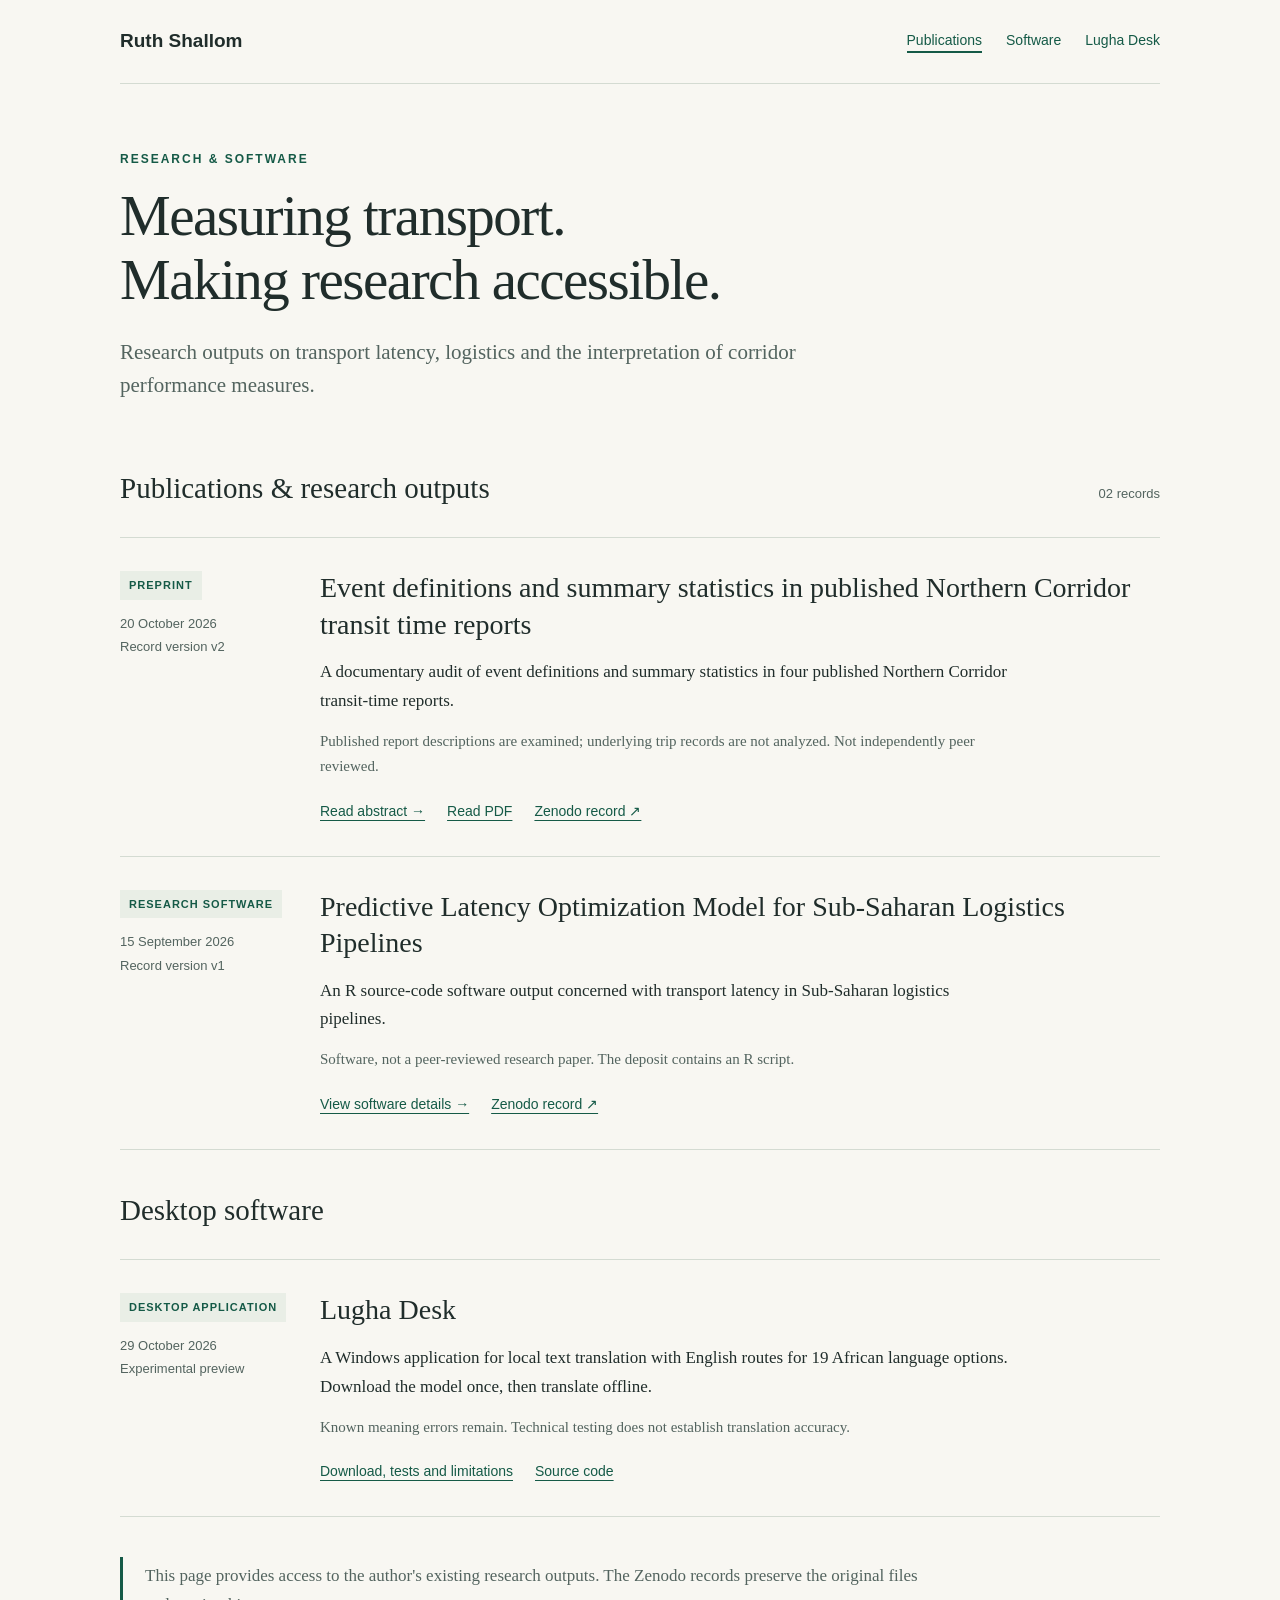
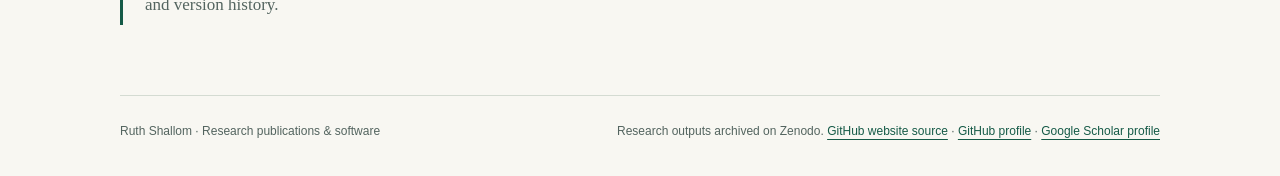
<file: index.html>
<!doctype html>
<html lang="en"><head><meta charset="utf-8"><meta name="viewport" content="width=device-width, initial-scale=1">
<title>Ruth Shallom — Research Publications and Software</title><meta name="description" content="Research publications and software by Ruth Shallom, including a Northern Corridor transit-time preprint, searchable PDF and Zenodo DOI links.">
<link rel="stylesheet" href="/style.css">
<link rel="canonical" href="https://shallom-ruth.github.io/">
<script type="application/ld+json">{"@context": "https://schema.org", "@type": "CollectionPage", "name": "Ruth Shallom — Research Publications and Software", "url": "https://shallom-ruth.github.io/", "author": {"@type": "Person", "@id": "https://shallom-ruth.github.io/#person", "name": "Ruth Shallom", "url": "https://shallom-ruth.github.io/", "sameAs": ["https://github.com/shallom-ruth"]}, "hasPart": [{"@type":"WebPage","url":"https://shallom-ruth.github.io/lugha-desk.html"}, {"@type": "WebPage", "url": "https://shallom-ruth.github.io/paper.html"}, {"@type": "WebPage", "url": "https://shallom-ruth.github.io/software.html"}]}</script>
</head><body>
<header><a class="name" href="/">Ruth Shallom</a><nav aria-label="Main navigation"><a href="/" aria-current="page">Publications</a><a href="/software.html" >Software</a><a href="/lugha-desk.html">Lugha Desk</a></nav></header>
<main class=""><section class="intro"><div class="eyebrow">Research &amp; software</div><h1>Measuring transport.<br>Making research accessible.</h1><p>Research outputs on transport latency, logistics and the interpretation of corridor performance measures.</p></section>
<div class="section-label"><h2>Publications &amp; research outputs</h2><span>02 records</span></div>
<article class="record"><div><span class="type">Preprint</span><div class="meta">20 October 2026<br>Record version v2</div></div><div><h2><a href="/paper.html">Event definitions and summary statistics in published Northern Corridor transit time reports</a></h2><p>A documentary audit of event definitions and summary statistics in four published Northern Corridor transit-time reports.</p><p class="small">Published report descriptions are examined; underlying trip records are not analyzed. Not independently peer reviewed.</p><div class="record-links"><a href="/paper.html">Read abstract →</a><a href="/northern_corridor_preprint_searchable.pdf">Read PDF</a><a href="https://doi.org/10.5281/zenodo.23492442">Zenodo record ↗</a></div></div></article>
<article class="record"><div><span class="type">Research software</span><div class="meta">15 September 2026<br>Record version v1</div></div><div><h2><a href="/software.html">Predictive Latency Optimization Model for Sub-Saharan Logistics Pipelines</a></h2><p>An R source-code software output concerned with transport latency in Sub-Saharan logistics pipelines.</p><p class="small">Software, not a peer-reviewed research paper. The deposit contains an R script.</p><div class="record-links"><a href="/software.html">View software details →</a><a href="https://doi.org/10.5281/zenodo.22770823">Zenodo record ↗</a></div></div></article>
<section aria-labelledby="desktop-software"><div class="section-label" style="margin-top:42px"><h2 id="desktop-software">Desktop software</h2></div>
<article class="record"><div><span class="type">Desktop application</span><div class="meta">29 October 2026<br>Experimental preview</div></div><div><h2><a href="/lugha-desk.html">Lugha Desk</a></h2><p>A Windows application for local text translation with English routes for 19 African language options. Download the model once, then translate offline.</p><p class="small">Known meaning errors remain. Technical testing does not establish translation accuracy.</p><div class="record-links"><a href="/lugha-desk.html">Download, tests and limitations</a><a href="https://github.com/shallom-ruth/lugha-desk">Source code</a></div></div></article></section><aside class="note">This page provides access to the author's existing research outputs. The Zenodo records preserve the original files and version history.</aside></main><footer><span>Ruth Shallom · Research publications &amp; software</span><span>Research outputs archived on Zenodo. <a href="https://github.com/shallom-ruth/shallom-ruth.github.io">GitHub website source</a> · <a href="https://github.com/shallom-ruth">GitHub profile</a> · <a href="https://scholar.google.com/citations?user=MowurHcAAAAJ&amp;hl=en">Google Scholar profile</a></span></footer></body></html>
</file>
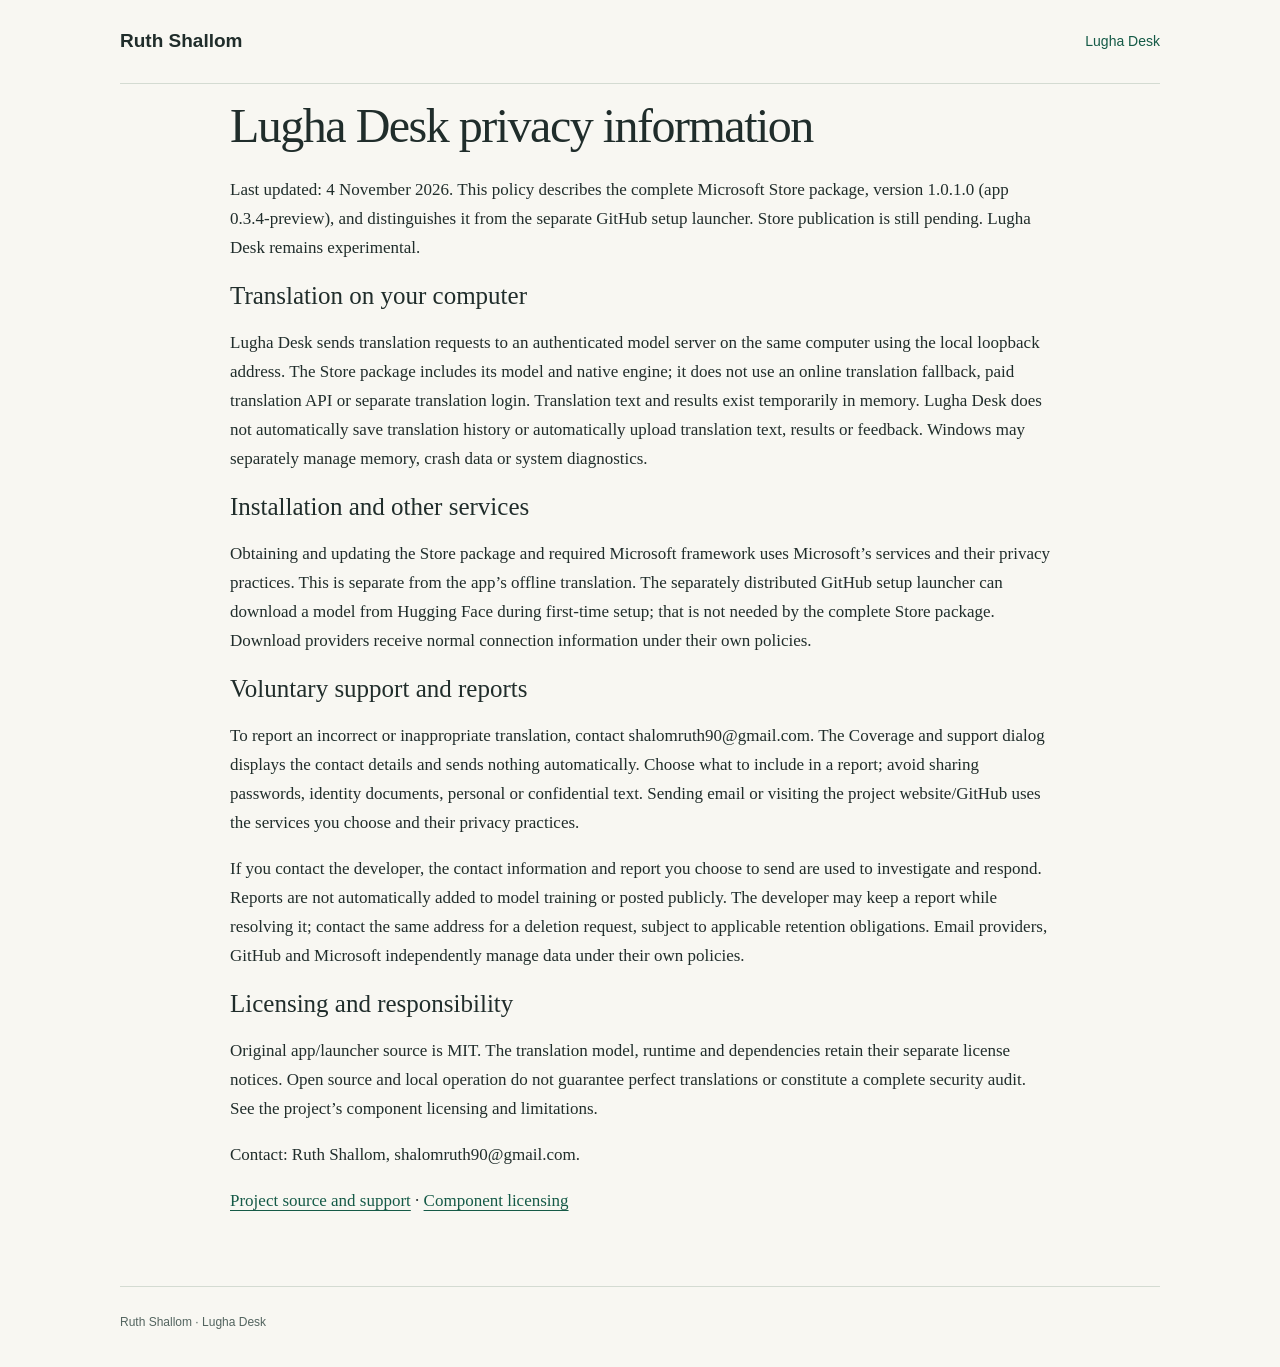
<file: lugha-desk-privacy.html>
<!doctype html>
<html lang="en"><head><meta charset="utf-8"><meta name="viewport" content="width=device-width, initial-scale=1">
<title>Lugha Desk privacy information | Ruth Shallom</title>
<meta name="description" content="Privacy information for the complete offline Lugha Desk Microsoft Store package, local translation and voluntary support reports.">
<link rel="stylesheet" href="https://shallom-ruth.github.io/style.css"><link rel="stylesheet" href="https://shallom-ruth.github.io/lugha-desk.css">
<link rel="canonical" href="https://shallom-ruth.github.io/lugha-desk-privacy.html">
</head><body>
<header><a class="name" href="https://shallom-ruth.github.io/">Ruth Shallom</a><nav aria-label="Main navigation"><a href="https://shallom-ruth.github.io/lugha-desk.html">Lugha Desk</a></nav></header>
<main class="article lugha"><article><h1>Lugha Desk privacy information</h1>
<p>Last updated: 4 November 2026. This policy describes the complete Microsoft Store package, version 1.0.1.0 (app 0.3.4-preview), and distinguishes it from the separate GitHub setup launcher. Store publication is still pending. Lugha Desk remains experimental.</p>
<h2>Translation on your computer</h2>
<p>Lugha Desk sends translation requests to an authenticated model server on the same computer using the local loopback address. The Store package includes its model and native engine; it does not use an online translation fallback, paid translation API or separate translation login. Translation text and results exist temporarily in memory. Lugha Desk does not automatically save translation history or automatically upload translation text, results or feedback. Windows may separately manage memory, crash data or system diagnostics.</p>
<h2>Installation and other services</h2>
<p>Obtaining and updating the Store package and required Microsoft framework uses Microsoft’s services and their privacy practices. This is separate from the app’s offline translation. The separately distributed GitHub setup launcher can download a model from Hugging Face during first-time setup; that is not needed by the complete Store package. Download providers receive normal connection information under their own policies.</p>
<h2>Voluntary support and reports</h2>
<p>To report an incorrect or inappropriate translation, contact shalomruth90@gmail.com. The Coverage and support dialog displays the contact details and sends nothing automatically. Choose what to include in a report; avoid sharing passwords, identity documents, personal or confidential text. Sending email or visiting the project website/GitHub uses the services you choose and their privacy practices.</p>
<p>If you contact the developer, the contact information and report you choose to send are used to investigate and respond. Reports are not automatically added to model training or posted publicly. The developer may keep a report while resolving it; contact the same address for a deletion request, subject to applicable retention obligations. Email providers, GitHub and Microsoft independently manage data under their own policies.</p>
<h2>Licensing and responsibility</h2>
<p>Original app/launcher source is MIT. The translation model, runtime and dependencies retain their separate license notices. Open source and local operation do not guarantee perfect translations or constitute a complete security audit. See the project’s component licensing and limitations.</p>
<p>Contact: Ruth Shallom, shalomruth90@gmail.com.</p>
<p><a href="https://github.com/shallom-ruth/lugha-desk">Project source and support</a> · <a href="https://github.com/shallom-ruth/lugha-desk/blob/main/LICENSING.md">Component licensing</a></p>
</article></main><footer>Ruth Shallom · Lugha Desk</footer></body></html>
</file>
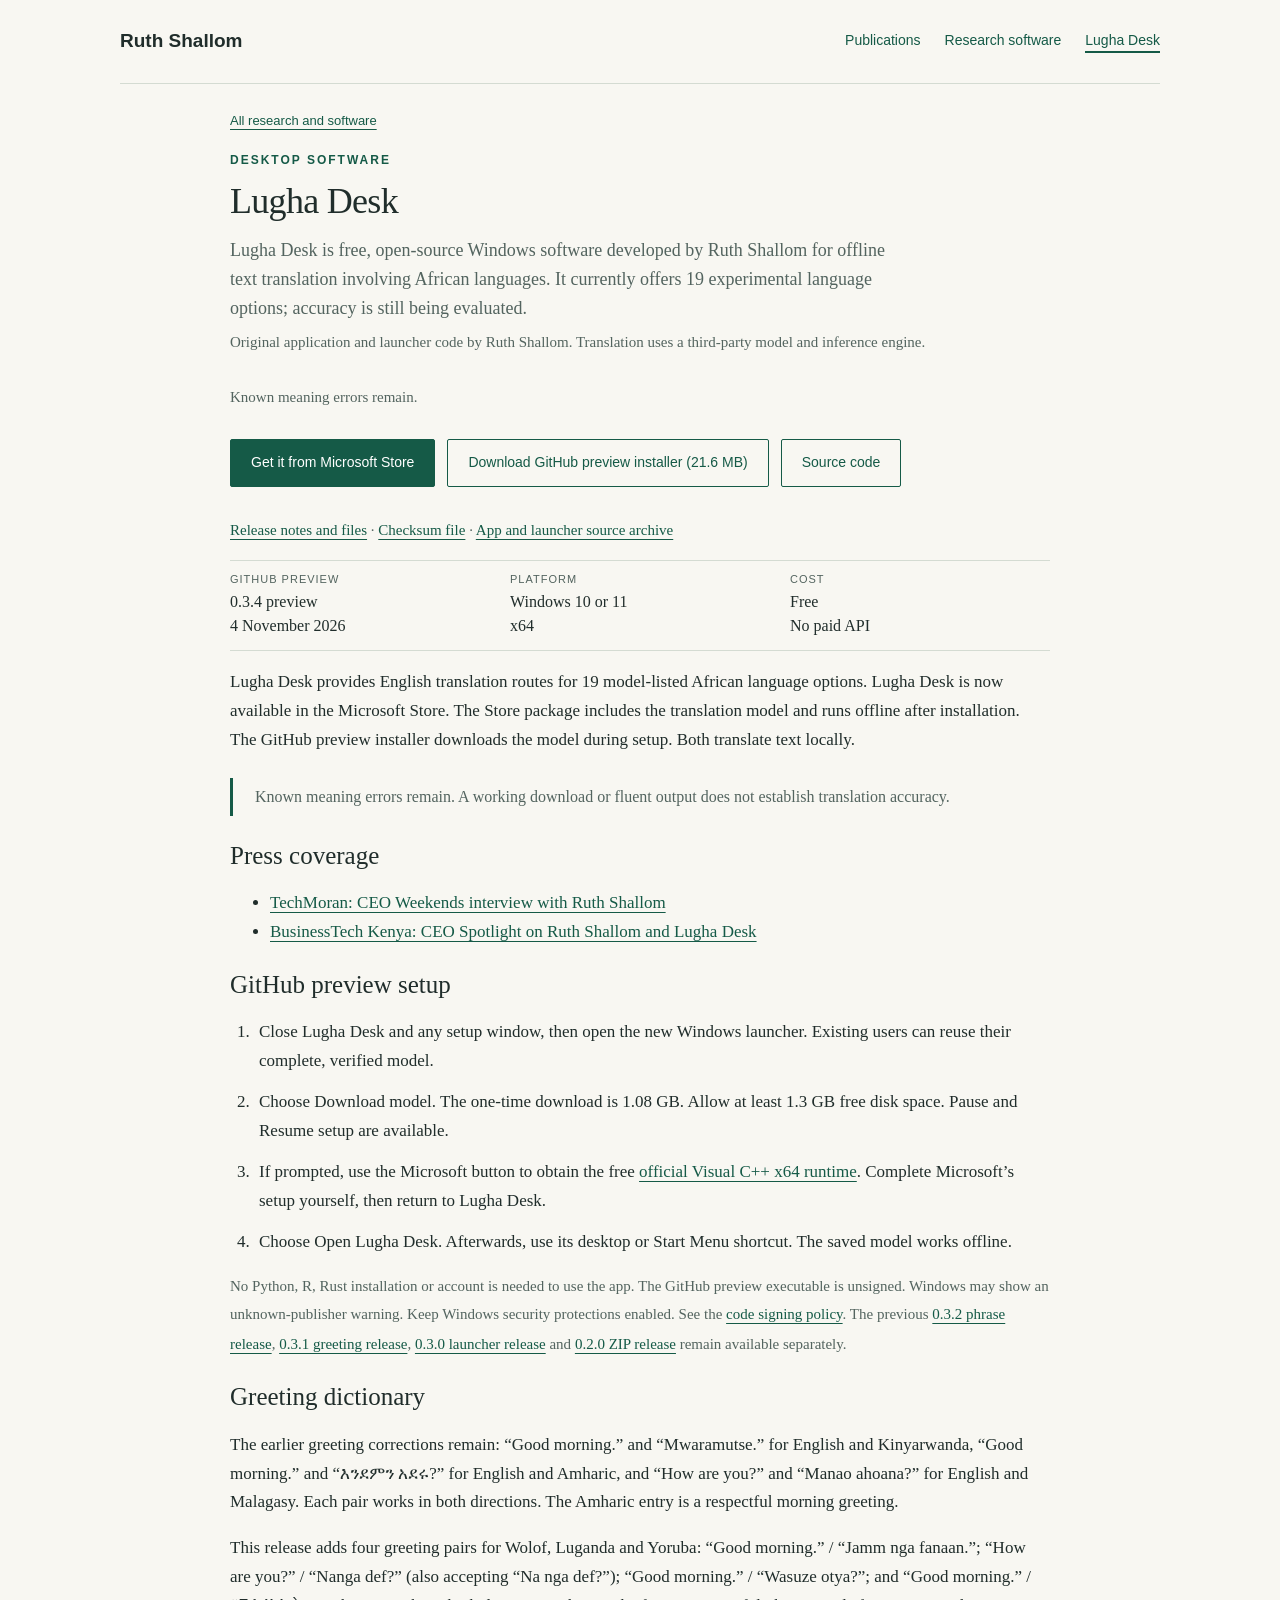
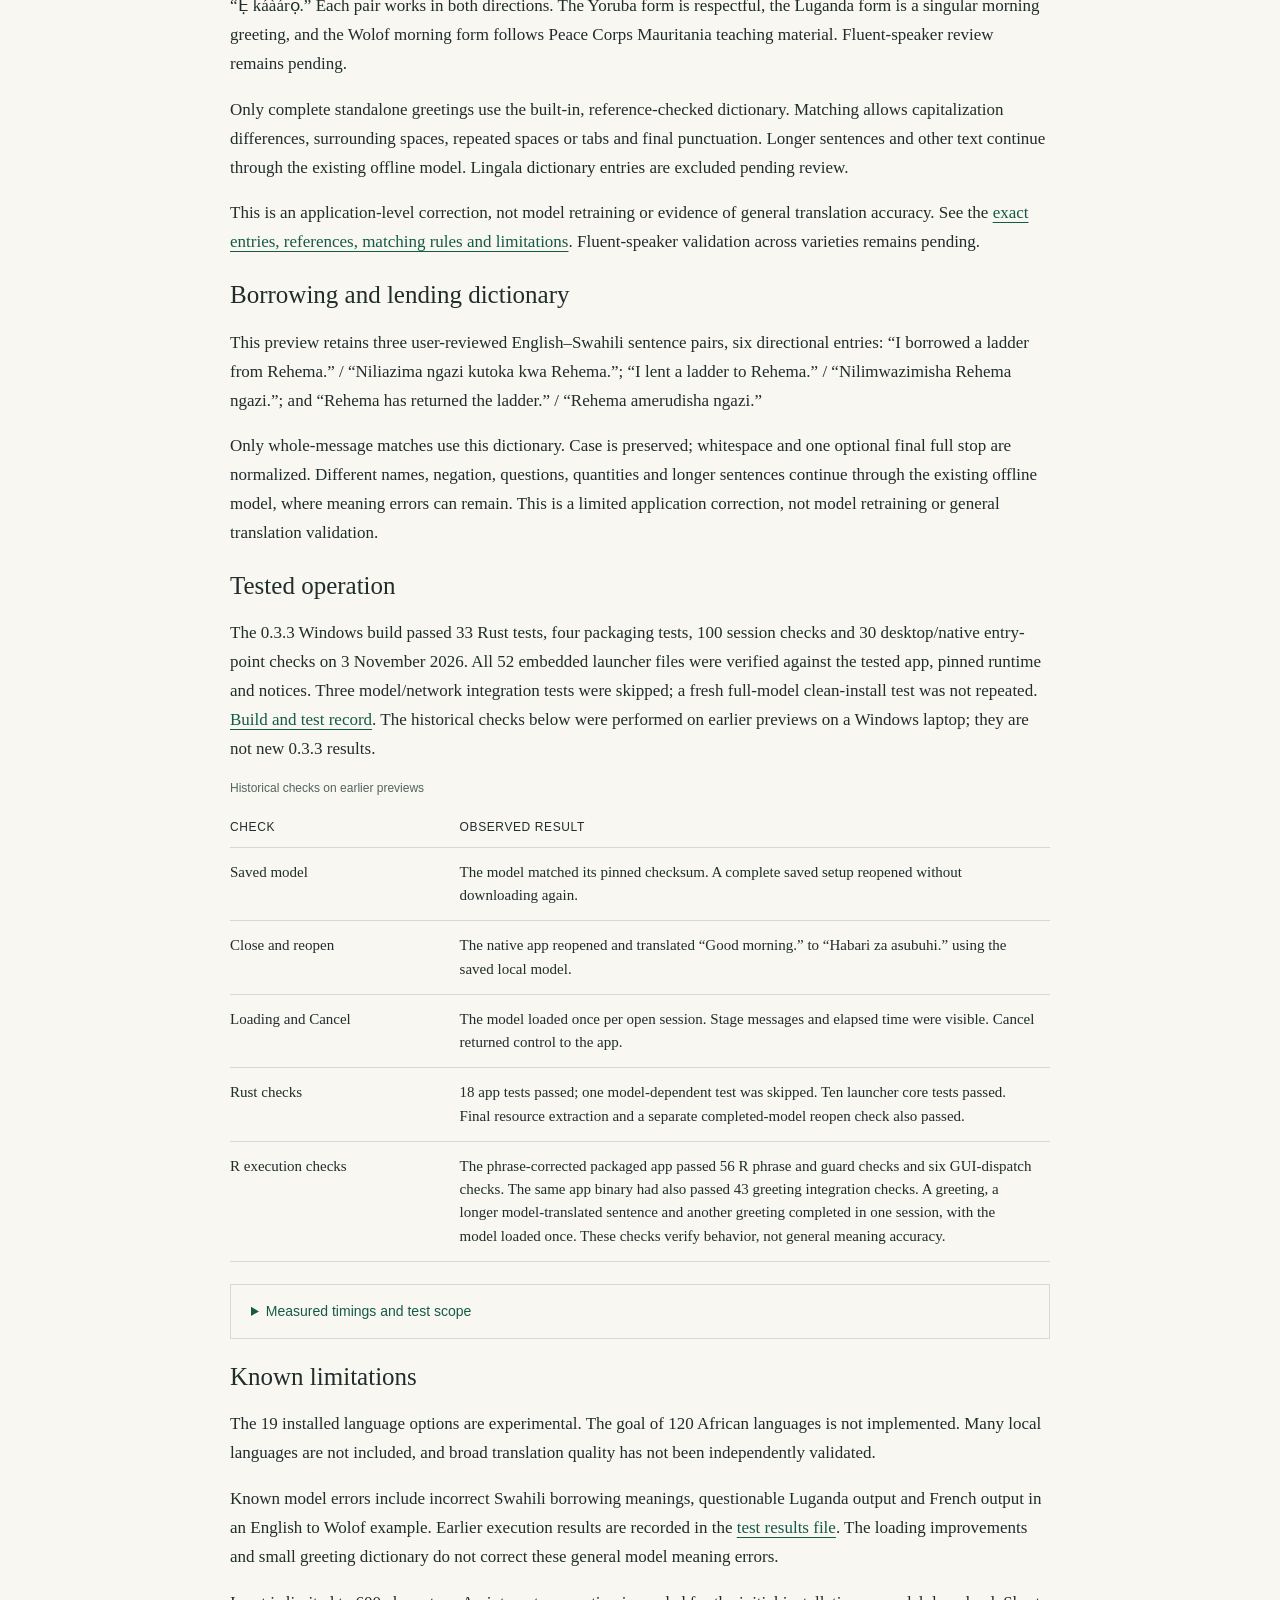
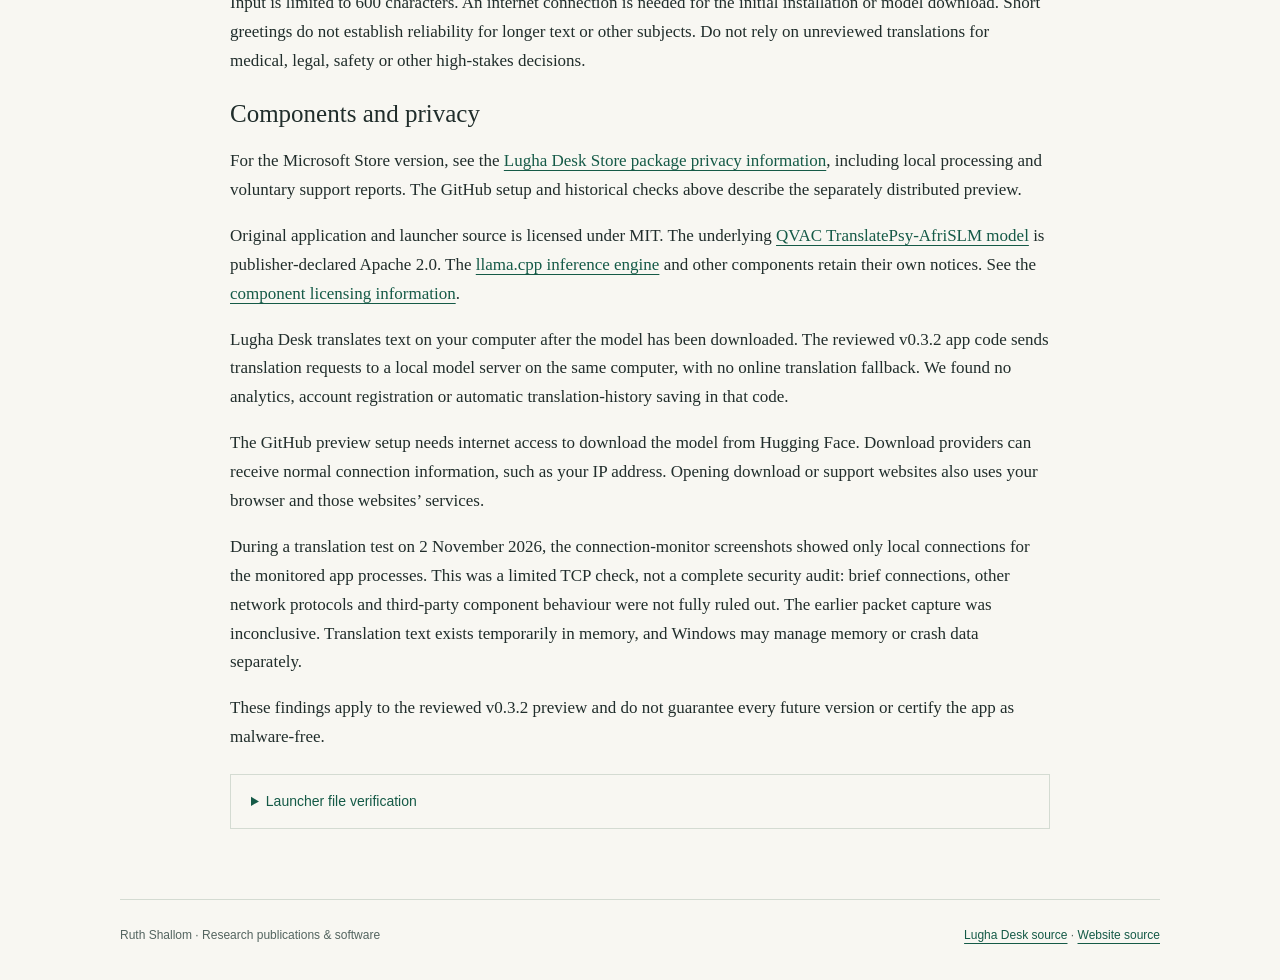
<file: lugha-desk.html>
<!doctype html>
<html lang="en"><head><meta charset="utf-8"><meta name="viewport" content="width=device-width, initial-scale=1">
<title>Lugha Desk: Offline African-Language Translation for Windows | Ruth Shallom</title>
<meta name="description" content="Lugha Desk experimental Windows software by Ruth Shallom: download, source code, local tests, setup and known translation limitations.">
<link rel="stylesheet" href="/style.css"><link rel="stylesheet" href="/lugha-desk.css">
<link rel="canonical" href="https://shallom-ruth.github.io/lugha-desk.html">
<script type="application/ld+json">{"@context":"https://schema.org","@type":"SoftwareApplication","name":"Lugha Desk","url":"https://shallom-ruth.github.io/lugha-desk.html","author":{"@type":"Person", "@id": "https://shallom-ruth.github.io/#person","name":"Ruth Shallom","url":"https://shallom-ruth.github.io/"},"operatingSystem":"Windows 10 or 11, x64","applicationCategory":"UtilitiesApplication","isAccessibleForFree":true,"downloadUrl":"https://apps.microsoft.com/detail/9nvzbthpbr1c","codeRepository":"https://github.com/shallom-ruth/lugha-desk","description":"Experimental desktop software for offline text translation with a local model. Known meaning errors remain."}</script>
</head><body>
<header><a class="name" href="/">Ruth Shallom</a><nav aria-label="Main navigation"><a href="/">Publications</a><a href="/software.html">Research software</a><a href="/lugha-desk.html" aria-current="page">Lugha Desk</a></nav></header>
<main class="article lugha"><div class="back"><a href="/">All research and software</a></div><article>
<section class="intro"><div class="eyebrow">Desktop software</div><h1>Lugha Desk</h1><p>Lugha Desk is free, open-source Windows software developed by Ruth Shallom for offline text translation involving African languages. It currently offers 19 experimental language options; accuracy is still being evaluated.</p><p class="small">Original application and launcher code by Ruth Shallom. Translation uses a third-party model and inference engine.</p></section>
<p class="small">Known meaning errors remain.</p>
<div class="actions"><a class="button" href="https://apps.microsoft.com/detail/9nvzbthpbr1c">Get it from Microsoft Store</a><a class="button secondary" href="https://github.com/shallom-ruth/lugha-desk/releases/download/v0.3.4-preview/Lugha-Desk-Launcher-Windows-x64.exe">Download GitHub preview installer (21.6 MB)</a><a class="button secondary" href="https://github.com/shallom-ruth/lugha-desk">Source code</a></div>
<p class="small"><a href="https://github.com/shallom-ruth/lugha-desk/releases/tag/v0.3.4-preview">Release notes and files</a> · <a href="https://github.com/shallom-ruth/lugha-desk/releases/download/v0.3.4-preview/SHA256SUMS.txt">Checksum file</a> · <a href="https://github.com/shallom-ruth/lugha-desk/archive/refs/tags/v0.3.4-preview.zip">App and launcher source archive</a></p>

<dl class="details"><div><dt>GitHub preview</dt><dd>0.3.4 preview<br>4 November 2026</dd></div><div><dt>Platform</dt><dd>Windows 10 or 11<br>x64</dd></div><div><dt>Cost</dt><dd>Free<br>No paid API</dd></div></dl>
<p>Lugha Desk provides English translation routes for 19 model-listed African language options. Lugha Desk is now available in the Microsoft Store. The Store package includes the translation model and runs offline after installation. The GitHub preview installer downloads the model during setup. Both translate text locally.</p>
<p class="note">Known meaning errors remain. A working download or fluent output does not establish translation accuracy.</p>
<section aria-labelledby="press"><h2 id="press">Press coverage</h2><ul>
<li><a href="https://techmoran.com/2026/11/14/ruth-shallom-building-an-offline-ai-translator-for-19-african-languages/">TechMoran: CEO Weekends interview with Ruth Shallom</a></li>
<li><a href="https://businesstech.co.ke/ruth-shallom-bringing-offline-ai-translation-to-19-african-languages/">BusinessTech Kenya: CEO Spotlight on Ruth Shallom and Lugha Desk</a></li>
</ul></section>
<section aria-labelledby="setup"><h2 id="setup">GitHub preview setup</h2>
<ol class="setup"><li>Close Lugha Desk and any setup window, then open the new Windows launcher. Existing users can reuse their complete, verified model.</li><li>Choose Download model. The one-time download is 1.08 GB. Allow at least 1.3 GB free disk space. Pause and Resume setup are available.</li><li>If prompted, use the Microsoft button to obtain the free <a href="https://learn.microsoft.com/en-us/cpp/windows/latest-supported-vc-redist">official Visual C++ x64 runtime</a>. Complete Microsoft’s setup yourself, then return to Lugha Desk.</li><li>Choose Open Lugha Desk. Afterwards, use its desktop or Start Menu shortcut. The saved model works offline.</li></ol>
<p class="small">No Python, R, Rust installation or account is needed to use the app. The GitHub preview executable is unsigned. Windows may show an unknown-publisher warning. Keep Windows security protections enabled. See the <a href="https://github.com/shallom-ruth/lugha-desk/blob/main/CODE_SIGNING.md">code signing policy</a>. The previous <a href="https://github.com/shallom-ruth/lugha-desk/releases/tag/v0.3.2-preview">0.3.2 phrase release</a>, <a href="https://github.com/shallom-ruth/lugha-desk/releases/tag/v0.3.1-preview">0.3.1 greeting release</a>, <a href="https://github.com/shallom-ruth/lugha-desk/releases/tag/v0.3.0-preview">0.3.0 launcher release</a> and <a href="https://github.com/shallom-ruth/lugha-desk/releases/tag/v0.2.0">0.2.0 ZIP release</a> remain available separately.</p></section>
<section aria-labelledby="greetings"><h2 id="greetings">Greeting dictionary</h2>
<p>The earlier greeting corrections remain: “Good morning.” and “Mwaramutse.” for English and Kinyarwanda, “Good morning.” and “እንደምን አደሩ?” for English and Amharic, and “How are you?” and “Manao ahoana?” for English and Malagasy. Each pair works in both directions. The Amharic entry is a respectful morning greeting.</p>
<p>This release adds four greeting pairs for Wolof, Luganda and Yoruba: “Good morning.” / “Jamm nga fanaan.”; “How are you?” / “Nanga def?” (also accepting “Na nga def?”); “Good morning.” / “Wasuze otya?”; and “Good morning.” / “Ẹ káàárọ̀.” Each pair works in both directions. The Yoruba form is respectful, the Luganda form is a singular morning greeting, and the Wolof morning form follows Peace Corps Mauritania teaching material. Fluent-speaker review remains pending.</p>
<p>Only complete standalone greetings use the built-in, reference-checked dictionary. Matching allows capitalization differences, surrounding spaces, repeated spaces or tabs and final punctuation. Longer sentences and other text continue through the existing offline model. Lingala dictionary entries are excluded pending review.</p>
<p>This is an application-level correction, not model retraining or evidence of general translation accuracy. See the <a href="https://github.com/shallom-ruth/lugha-desk/blob/main/GREETING_DICTIONARY.md">exact entries, references, matching rules and limitations</a>. Fluent-speaker validation across varieties remains pending.</p></section>
<section aria-labelledby="phrases"><h2 id="phrases">Borrowing and lending dictionary</h2><p>This preview retains three user-reviewed English–Swahili sentence pairs, six directional entries: “I borrowed a ladder from Rehema.” / “Niliazima ngazi kutoka kwa Rehema.”; “I lent a ladder to Rehema.” / “Nilimwazimisha Rehema ngazi.”; and “Rehema has returned the ladder.” / “Rehema amerudisha ngazi.”</p><p>Only whole-message matches use this dictionary. Case is preserved; whitespace and one optional final full stop are normalized. Different names, negation, questions, quantities and longer sentences continue through the existing offline model, where meaning errors can remain. This is a limited application correction, not model retraining or general translation validation.</p></section>
<section aria-labelledby="tested"><h2 id="tested">Tested operation</h2><p>The 0.3.3 Windows build passed 33 Rust tests, four packaging tests, 100 session checks and 30 desktop/native entry-point checks on 3 November 2026. All 52 embedded launcher files were verified against the tested app, pinned runtime and notices. Three model/network integration tests were skipped; a fresh full-model clean-install test was not repeated. <a href="https://github.com/shallom-ruth/lugha-desk/actions/runs/41627679964">Build and test record</a>. The historical checks below were performed on earlier previews on a Windows laptop; they are not new 0.3.3 results.</p>
<div class="table-scroll" role="region" aria-label="Technical checks" tabindex="0"><table><caption>Historical checks on earlier previews</caption><thead><tr><th scope="col">Check</th><th scope="col">Observed result</th></tr></thead><tbody>
<tr><th scope="row">Saved model</th><td>The model matched its pinned checksum. A complete saved setup reopened without downloading again.</td></tr>
<tr><th scope="row">Close and reopen</th><td>The native app reopened and translated “Good morning.” to “Habari za asubuhi.” using the saved local model.</td></tr>
<tr><th scope="row">Loading and Cancel</th><td>The model loaded once per open session. Stage messages and elapsed time were visible. Cancel returned control to the app.</td></tr>
<tr><th scope="row">Rust checks</th><td>18 app tests passed; one model-dependent test was skipped. Ten launcher core tests passed. Final resource extraction and a separate completed-model reopen check also passed.</td></tr>
<tr><th scope="row">R execution checks</th><td>The phrase-corrected packaged app passed 56 R phrase and guard checks and six GUI-dispatch checks. The same app binary had also passed 43 greeting integration checks. A greeting, a longer model-translated sentence and another greeting completed in one session, with the model loaded once. These checks verify behavior, not general meaning accuracy.</td></tr>
</tbody></table></div>
<details><summary>Measured timings and test scope</summary><p>Earlier 0.3.0 measurements: for the same short English greeting, first translations in two fresh sessions took 11.814 and 10.634 seconds. Repeats took 6.498 and 4.997 seconds. Two reverse-direction greetings took 4.420 and 4.671 seconds. Other hardware, text lengths and routes may differ.</p><p>Offline operation used the saved model and an authenticated local connection at 127.0.0.1. The runtime used offline mode with no cloud fallback. A physical Wi-Fi-disconnection test was not performed.</p><p>App regression tests are in the <a href="https://github.com/shallom-ruth/lugha-desk/tree/main/src">public Rust source</a>. The matching source archive includes launcher tests and the R startup test script.</p></details></section>
<section aria-labelledby="limits"><h2 id="limits">Known limitations</h2>
<p>The 19 installed language options are experimental. The goal of 120 African languages is not implemented. Many local languages are not included, and broad translation quality has not been independently validated.</p>
<p>Known model errors include incorrect Swahili borrowing meanings, questionable Luganda output and French output in an English to Wolof example. Earlier execution results are recorded in the <a href="https://github.com/shallom-ruth/lugha-desk/blob/main/tests/native-smoke-results-2026-10-28.csv">test results file</a>. The loading improvements and small greeting dictionary do not correct these general model meaning errors.</p>
<p>Input is limited to 600 characters. An internet connection is needed for the initial installation or model download. Short greetings do not establish reliability for longer text or other subjects. Do not rely on unreviewed translations for medical, legal, safety or other high-stakes decisions.</p></section>
<section aria-labelledby="components"><h2 id="components">Components and privacy</h2><p>For the Microsoft Store version, see the <a href="/lugha-desk-privacy.html">Lugha Desk Store package privacy information</a>, including local processing and voluntary support reports. The GitHub setup and historical checks above describe the separately distributed preview.</p><p>Original application and launcher source is licensed under MIT. The underlying <a href="https://huggingface.co/qvac/TranslatePsy-AfriSLM-0.8B-Q8-GGUF">QVAC TranslatePsy-AfriSLM model</a> is publisher-declared Apache 2.0. The <a href="https://github.com/ggml-org/llama.cpp/releases/tag/b11932">llama.cpp inference engine</a> and other components retain their own notices. See the <a href="https://github.com/shallom-ruth/lugha-desk/blob/main/LICENSING.md">component licensing information</a>.</p><p>Lugha Desk translates text on your computer after the model has been downloaded. The reviewed v0.3.2 app code sends translation requests to a local model server on the same computer, with no online translation fallback. We found no analytics, account registration or automatic translation-history saving in that code.</p>
<p>The GitHub preview setup needs internet access to download the model from Hugging Face. Download providers can receive normal connection information, such as your IP address. Opening download or support websites also uses your browser and those websites’ services.</p>
<p>During a translation test on 2 November 2026, the connection-monitor screenshots showed only local connections for the monitored app processes. This was a limited TCP check, not a complete security audit: brief connections, other network protocols and third-party component behaviour were not fully ruled out. The earlier packet capture was inconclusive. Translation text exists temporarily in memory, and Windows may manage memory or crash data separately.</p>
<p>These findings apply to the reviewed v0.3.2 preview and do not guarantee every future version or certify the app as malware-free.</p>
<details><summary>Launcher file verification</summary><p>The current Windows launcher has the following SHA256 value. Compare it with the downloaded file:</p><code class="checksum">141536faab90ff56456a8c625ec15187744259bff7215b705992e5b6fde7ae54</code></details></section>
</article></main><footer><span>Ruth Shallom · Research publications &amp; software</span><span><a href="https://github.com/shallom-ruth/lugha-desk">Lugha Desk source</a> · <a href="https://github.com/shallom-ruth/shallom-ruth.github.io">Website source</a></span></footer></body></html>
</file>
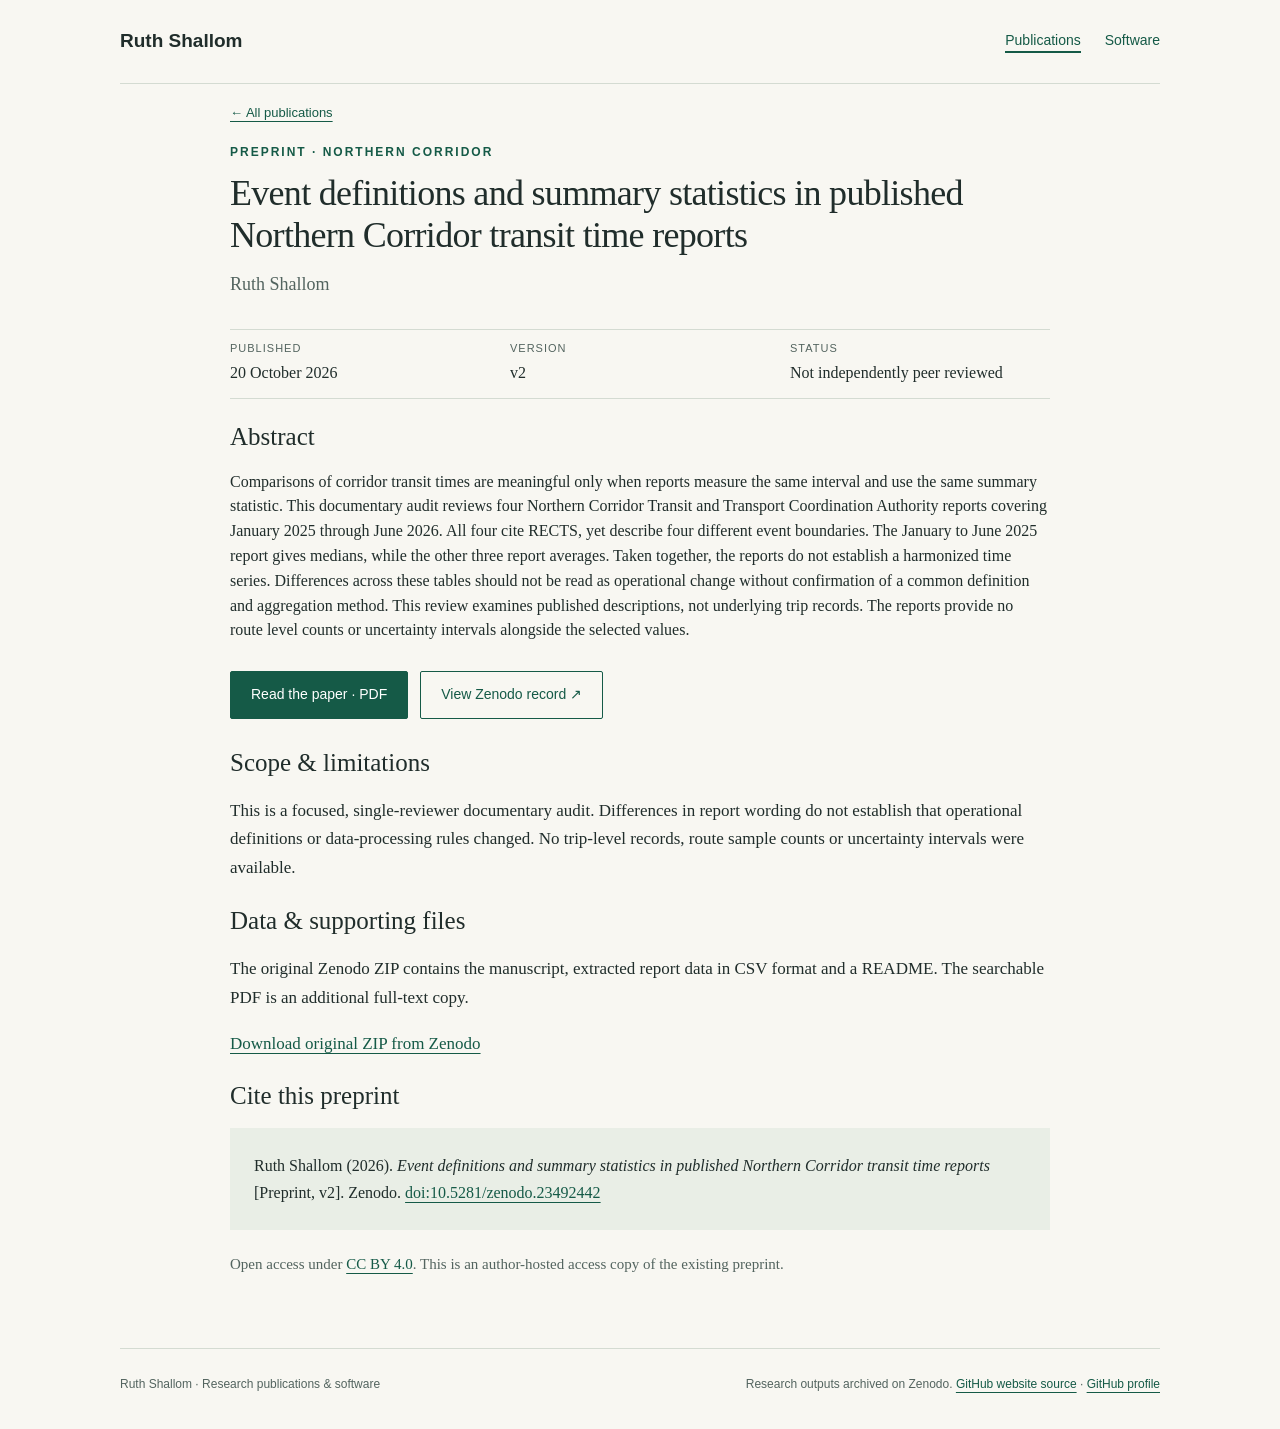
<file: paper.html>
<!doctype html>
<html lang="en"><head><meta charset="utf-8"><meta name="viewport" content="width=device-width, initial-scale=1">
<title>Event definitions and summary statistics in published Northern Corridor transit time reports | Ruth Shallom</title><meta name="description" content="A documentary audit of event definitions and summary statistics in four Northern Corridor reports. Preprint by Ruth Shallom; abstract, PDF and Zenodo DOI.">
<meta name="citation_title" content="Event definitions and summary statistics in published Northern Corridor transit time reports">
<meta name="citation_author" content="Ruth Shallom">
<meta name="citation_publication_date" content="2026/10/20">
<meta name="citation_doi" content="10.5281/zenodo.23492442">
<meta name="citation_pdf_url" content="https://shallom-ruth.github.io/northern_corridor_preprint_searchable.pdf">
<meta name="citation_abstract_html_url" content="https://shallom-ruth.github.io/paper.html"><link rel="stylesheet" href="/style.css">
<link rel="canonical" href="https://shallom-ruth.github.io/paper.html">
<script type="application/ld+json">{"@context": "https://schema.org", "@type": "ScholarlyArticle", "@id": "https://doi.org/10.5281/zenodo.23492442", "name": "Event definitions and summary statistics in published Northern Corridor transit time reports", "url": "https://shallom-ruth.github.io/paper.html", "author": {"@type": "Person", "@id": "https://shallom-ruth.github.io/#person", "name": "Ruth Shallom", "url": "https://shallom-ruth.github.io/"}, "datePublished": "2026-10-20", "identifier": "10.5281/zenodo.23492442", "creativeWorkStatus": "Preprint; not independently peer reviewed", "isAccessibleForFree": true, "license": "https://creativecommons.org/licenses/by/4.0/", "encoding": {"@type": "MediaObject", "encodingFormat": "application/pdf", "contentUrl": "https://shallom-ruth.github.io/northern_corridor_preprint_searchable.pdf"}}</script>
</head><body>
<header><a class="name" href="/">Ruth Shallom</a><nav aria-label="Main navigation"><a href="/" aria-current="page">Publications</a><a href="/software.html" >Software</a></nav></header>
<main class="article"><div class="back"><a href="/">← All publications</a></div><article><section class="intro"><div class="eyebrow">Preprint · Northern Corridor</div><h1>Event definitions and summary statistics in published Northern Corridor transit time reports</h1><p>Ruth Shallom</p></section>
<dl class="details"><div><dt>Published</dt><dd>20 October 2026</dd></div><div><dt>Version</dt><dd>v2</dd></div><div><dt>Status</dt><dd>Not independently peer reviewed</dd></div></dl>
<section aria-labelledby="abstract"><h2 id="abstract">Abstract</h2><p>Comparisons of corridor transit times are meaningful only when reports measure the same interval and use the same summary statistic. This documentary audit reviews four Northern Corridor Transit and Transport Coordination Authority reports covering January 2025 through June 2026. All four cite RECTS, yet describe four different event boundaries. The January to June 2025 report gives medians, while the other three report averages. Taken together, the reports do not establish a harmonized time series. Differences across these tables should not be read as operational change without confirmation of a common definition and aggregation method. This review examines published descriptions, not underlying trip records. The reports provide no route level counts or uncertainty intervals alongside the selected values.</p></section>
<div class="actions"><a class="button" href="northern_corridor_preprint_searchable.pdf">Read the paper · PDF</a><a class="button secondary" href="https://doi.org/10.5281/zenodo.23492442">View Zenodo record ↗</a></div>
<section><h2>Scope &amp; limitations</h2><p>This is a focused, single-reviewer documentary audit. Differences in report wording do not establish that operational definitions or data-processing rules changed. No trip-level records, route sample counts or uncertainty intervals were available.</p></section>
<section><h2>Data &amp; supporting files</h2><p>The original Zenodo ZIP contains the manuscript, extracted report data in CSV format and a README. The searchable PDF is an additional full-text copy.</p><p><a href="https://zenodo.org/records/23492442/files/regional_logistics_preprint_clean_reviewed.zip?download=1">Download original ZIP from Zenodo</a></p></section>
<section><h2>Cite this preprint</h2><div class="citation">Ruth Shallom (2026). <i>Event definitions and summary statistics in published Northern Corridor transit time reports</i> [Preprint, v2]. Zenodo. <a href="https://doi.org/10.5281/zenodo.23492442">doi:10.5281/zenodo.23492442</a></div></section>
<p class="small">Open access under <a href="https://creativecommons.org/licenses/by/4.0/">CC BY 4.0</a>. This is an author-hosted access copy of the existing preprint.</p></article></main><footer><span>Ruth Shallom · Research publications &amp; software</span><span>Research outputs archived on Zenodo. <a href="https://github.com/shallom-ruth/shallom-ruth.github.io">GitHub website source</a> · <a href="https://github.com/shallom-ruth">GitHub profile</a></span></footer></body></html>
</file>
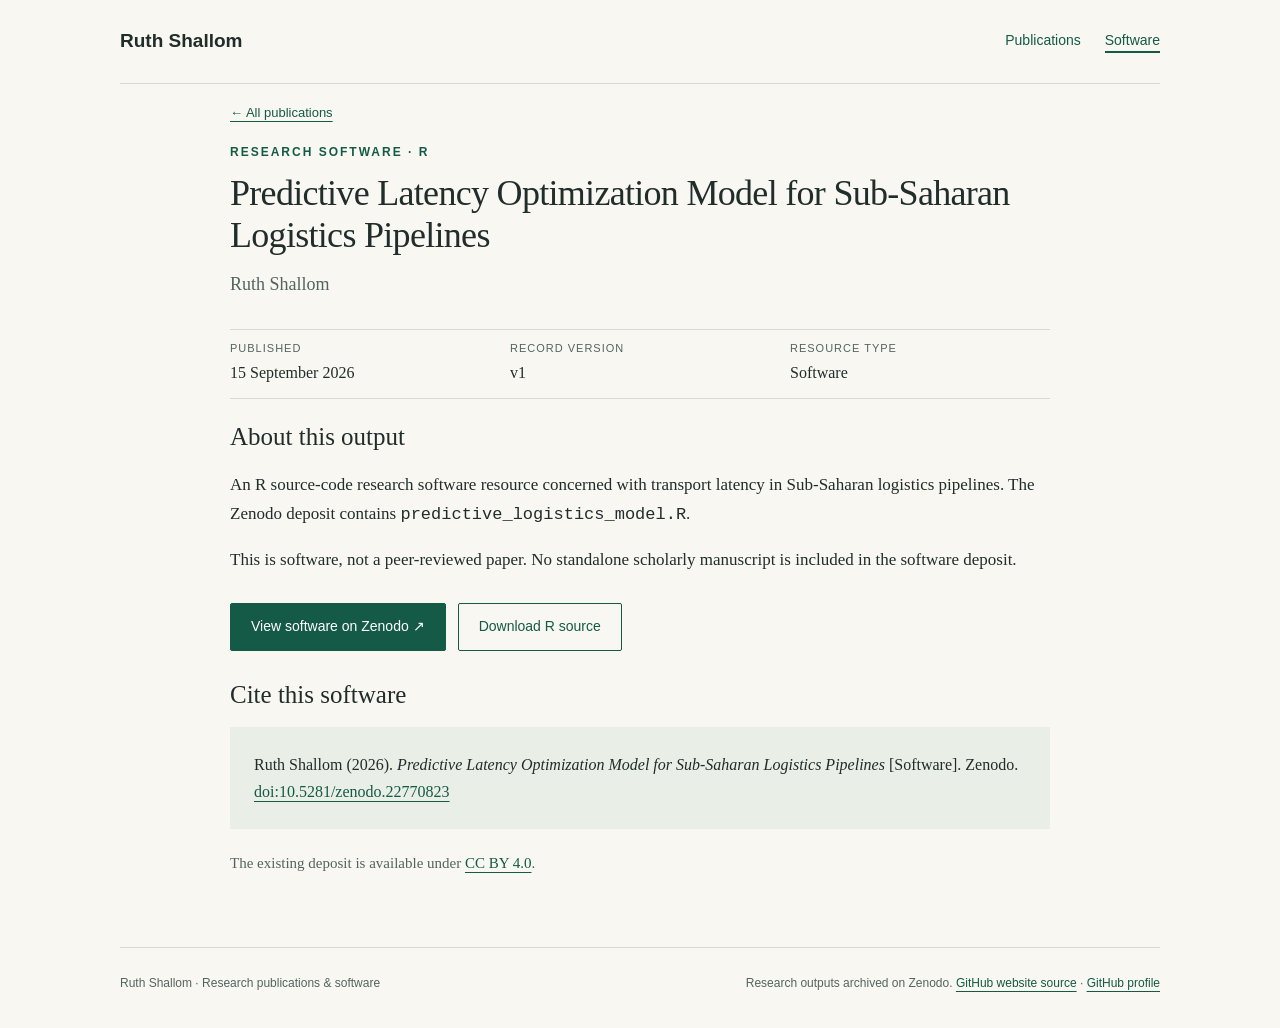
<file: software.html>
<!doctype html>
<html lang="en"><head><meta charset="utf-8"><meta name="viewport" content="width=device-width, initial-scale=1">
<title>Predictive Latency Optimization Model for Sub-Saharan Logistics Pipelines | Ruth Shallom</title><meta name="description" content="R source-code research software by Ruth Shallom. Description, source download and Zenodo DOI. Software, not a peer-reviewed paper.">
<link rel="stylesheet" href="/style.css">
<link rel="canonical" href="https://shallom-ruth.github.io/software.html">
<script type="application/ld+json">{"@context": "https://schema.org", "@type": "SoftwareSourceCode", "@id": "https://doi.org/10.5281/zenodo.22770823", "name": "Predictive Latency Optimization Model for Sub-Saharan Logistics Pipelines", "url": "https://shallom-ruth.github.io/software.html", "author": {"@type": "Person", "@id": "https://shallom-ruth.github.io/#person", "name": "Ruth Shallom", "url": "https://shallom-ruth.github.io/"}, "datePublished": "2026-09-15", "identifier": "10.5281/zenodo.22770823", "programmingLanguage": "R", "description": "An R source-code research software resource concerned with transport latency in Sub-Saharan logistics pipelines. This is software, not a peer-reviewed paper.", "codeRepository": "https://zenodo.org/records/22770823", "downloadUrl": "https://zenodo.org/records/22770823/files/predictive_logistics_model.R", "license": "https://creativecommons.org/licenses/by/4.0/", "isAccessibleForFree": true}</script>
</head><body>
<header><a class="name" href="/">Ruth Shallom</a><nav aria-label="Main navigation"><a href="/" >Publications</a><a href="/software.html" aria-current="page">Software</a></nav></header>
<main class="article"><div class="back"><a href="/">← All publications</a></div><article><section class="intro"><div class="eyebrow">Research software · R</div><h1>Predictive Latency Optimization Model for Sub-Saharan Logistics Pipelines</h1><p>Ruth Shallom</p></section>
<dl class="details"><div><dt>Published</dt><dd>15 September 2026</dd></div><div><dt>Record version</dt><dd>v1</dd></div><div><dt>Resource type</dt><dd>Software</dd></div></dl>
<section><h2>About this output</h2><p>An R source-code research software resource concerned with transport latency in Sub-Saharan logistics pipelines. The Zenodo deposit contains <code>predictive_logistics_model.R</code>.</p><p>This is software, not a peer-reviewed paper. No standalone scholarly manuscript is included in the software deposit.</p></section>
<div class="actions"><a class="button" href="https://doi.org/10.5281/zenodo.22770823">View software on Zenodo ↗</a><a class="button secondary" href="https://zenodo.org/records/22770823/files/predictive_logistics_model.R?download=1">Download R source</a></div>
<section><h2>Cite this software</h2><div class="citation">Ruth Shallom (2026). <i>Predictive Latency Optimization Model for Sub-Saharan Logistics Pipelines</i> [Software]. Zenodo. <a href="https://doi.org/10.5281/zenodo.22770823">doi:10.5281/zenodo.22770823</a></div></section>
<p class="small">The existing deposit is available under <a href="https://creativecommons.org/licenses/by/4.0/">CC BY 4.0</a>.</p></article></main><footer><span>Ruth Shallom · Research publications &amp; software</span><span>Research outputs archived on Zenodo. <a href="https://github.com/shallom-ruth/shallom-ruth.github.io">GitHub website source</a> · <a href="https://github.com/shallom-ruth">GitHub profile</a></span></footer></body></html>
</file>
<file: style.css>
:root{--paper:#f8f7f2;--ink:#202d2b;--muted:#53645f;--line:#d4dbd2;--accent:#155a47;--soft:#e9eee6}*{box-sizing:border-box}body{margin:0;background:var(--paper);color:var(--ink);font:17px/1.7 Georgia,'Times New Roman',serif}a{color:var(--accent);text-underline-offset:4px}a:hover{text-decoration-thickness:2px}a:focus-visible,button:focus-visible{outline:3px solid #ab6a27;outline-offset:5px}header,main,footer{width:min(1040px,calc(100% - 64px));margin:auto}header{padding:27px 0;border-bottom:1px solid var(--line);display:flex;align-items:center;justify-content:space-between;gap:24px;font:14px/1.5 Arial,sans-serif}header .name{font-size:19px;font-weight:700;text-decoration:none;color:var(--ink)}nav{display:flex;gap:24px;flex-wrap:wrap}nav a{text-decoration:none}nav a[aria-current=page]{border-bottom:2px solid var(--accent)}.eyebrow,.type,.meta,.back,.button,.record-links,footer,.draft{font-family:Arial,sans-serif}.eyebrow{text-transform:uppercase;letter-spacing:2px;font-size:12px;font-weight:700;color:var(--accent)}.intro{padding:65px 0 46px;max-width:820px}h1{font-size:clamp(35px,5vw,57px);font-weight:400;line-height:1.12;letter-spacing:-1.5px;margin:15px 0 24px}h2{font-size:29px;line-height:1.3;font-weight:400;margin:0 0 15px}h3{font-size:21px;font-weight:400;line-height:1.45}.intro p{font-size:21px;line-height:1.6;color:var(--muted);max-width:680px}.section-label{display:flex;justify-content:space-between;align-items:baseline;border-bottom:1px solid var(--line);padding-bottom:15px;margin:0}.section-label span{font:13px Arial,sans-serif;color:var(--muted)}.record{display:grid;grid-template-columns:170px 1fr;gap:30px;padding:32px 0;border-bottom:1px solid var(--line)}.type{display:inline-block;text-transform:uppercase;letter-spacing:1px;font-size:11px;font-weight:700;line-height:1.5;color:var(--accent);background:var(--soft);padding:6px 9px}.meta{font-size:13px;line-height:1.8;color:var(--muted);margin:12px 0}.record h2{font-size:28px}.record h2 a{color:var(--ink);text-decoration:none}.record h2 a:hover{text-decoration:underline}.record p{max-width:690px;margin:13px 0}.record-links{display:flex;gap:22px;flex-wrap:wrap;font-size:14px;margin-top:20px}.button{display:inline-block;background:var(--accent);color:white;padding:11px 20px;text-decoration:none;font-size:14px;border:1px solid var(--accent);border-radius:2px}.button.secondary{color:var(--accent);background:transparent}.actions{display:flex;gap:12px;flex-wrap:wrap;margin:28px 0}.note{border-left:3px solid var(--accent);padding:5px 0 5px 22px;color:var(--muted);max-width:800px;margin:40px 0}.article{max-width:820px}.article .intro{padding-bottom:20px}.article h1{font-size:clamp(33px,4.5vw,48px)}.article section{margin:35px 0}.article h2{font-size:25px}.citation{background:var(--soft);padding:24px;overflow-wrap:anywhere;font-size:16px}.back{font-size:13px;margin-top:35px}.details{display:grid;grid-template-columns:repeat(3,1fr);border-top:1px solid var(--line);border-bottom:1px solid var(--line);padding:18px 0;gap:20px}.details dt{font:11px Arial,sans-serif;text-transform:uppercase;letter-spacing:1px;color:var(--muted)}.details dd{margin:5px 0 0;font-size:16px}footer{border-top:1px solid var(--line);padding:25px 0 35px;margin-top:70px;font-size:12px;color:var(--muted);display:flex;justify-content:space-between;gap:20px;flex-wrap:wrap}.draft{text-align:center;background:#e9eee6;color:#465b50;padding:6px;font-size:11px;letter-spacing:.4px}.small{font-size:15px;color:var(--muted)}@media(max-width:650px){header,main,footer{width:calc(100% - 36px)}header{align-items:flex-start;flex-direction:column;gap:14px}.intro{padding:42px 0 30px}.intro p{font-size:19px}.record{grid-template-columns:1fr;gap:10px;padding:25px 0}.record .meta{display:inline;margin-left:9px}.record h2{font-size:25px}.details{grid-template-columns:1fr;gap:12px}h1{letter-spacing:-1px}.actions .button{width:100%;text-align:center}footer{margin-top:45px}}
.article .back{margin-top:18px}.article .intro{padding:18px 0 8px;margin:0}.article .intro h1{font-size:clamp(29px,3.5vw,36px);line-height:1.17;margin:10px 0 14px;letter-spacing:-.7px}.article .intro p{font-size:18px;margin:8px 0}.article .details{padding:12px 0;margin:14px 0}.article section{margin:22px 0}.article section[aria-labelledby="abstract"] p{font-size:16px;line-height:1.55}.article section[aria-labelledby="abstract"] h2{margin-bottom:8px}
</file>
<file: lugha-desk.css>
.lugha .intro .small{font-size:15px;max-width:720px}.lugha>.back{margin-top:26px}.lugha .note{margin:24px 0;font-size:16px}.lugha .setup{padding-left:24px}.lugha .setup li{padding-left:5px;margin:12px 0}.lugha .table-scroll{overflow-x:auto}.lugha table{border-collapse:collapse;width:100%;font-size:15px;line-height:1.55}.lugha caption{text-align:left;font:12px Arial,sans-serif;color:var(--muted);padding:0 0 12px}.lugha th,.lugha td{text-align:left;vertical-align:top;border-bottom:1px solid var(--line);padding:13px 15px 13px 0}.lugha thead th{font:12px Arial,sans-serif;text-transform:uppercase;letter-spacing:.6px}.lugha tbody th{width:28%;font-weight:400}.lugha details{margin:22px 0;border:1px solid var(--line);padding:16px 20px;font-size:15px}.lugha summary{cursor:pointer;color:var(--accent);font:14px/1.5 Arial,sans-serif}.lugha summary:focus-visible{outline:3px solid #ab6a27;outline-offset:5px}.lugha .checksum{display:block;overflow-wrap:anywhere;font-size:13px}.lugha .small a{line-height:2}.lugha .actions{align-items:stretch}.lugha .details dd{line-height:1.5}@media(max-width:650px){.lugha th,.lugha td{padding-right:10px}.lugha tbody th{width:32%}.lugha .actions{gap:10px}.lugha details{padding:14px}.lugha table{font-size:14px}}
</file>
